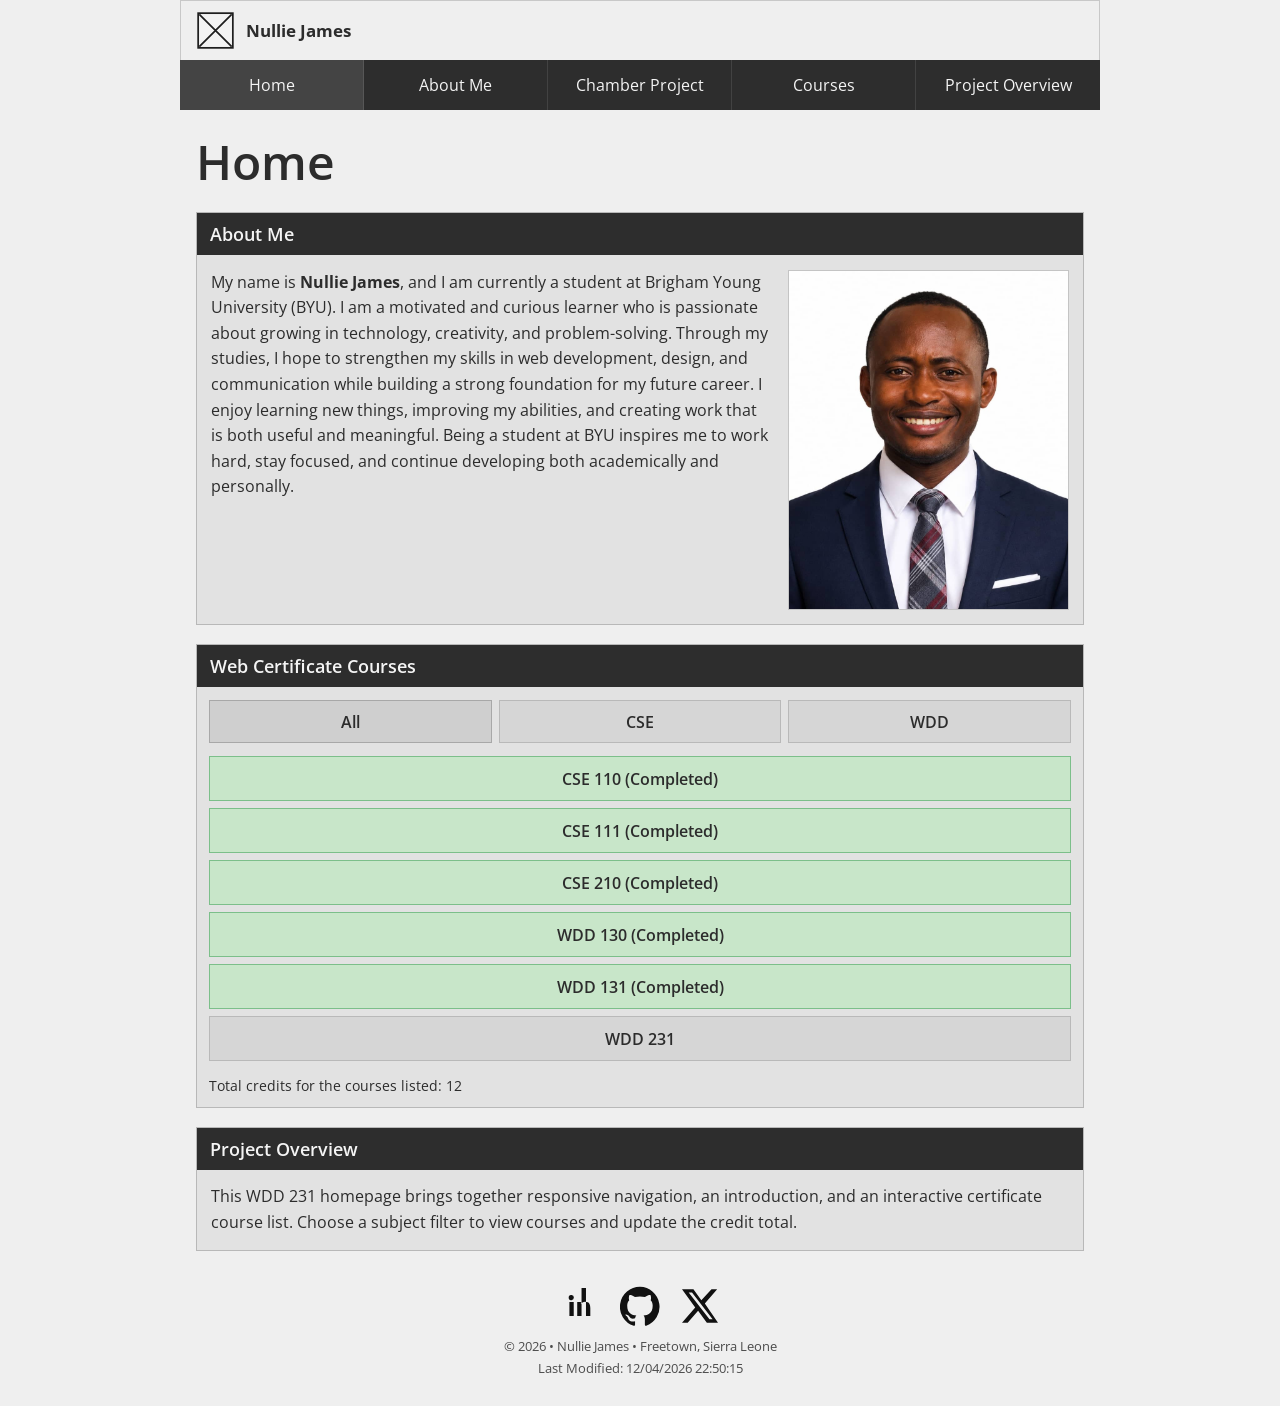
<file: index.html>
<!DOCTYPE html>
<html lang="en">
  <head>
    <meta charset="UTF-8">
    <meta name="viewport" content="width=device-width, initial-scale=1.0">
    <meta name="description" content="Explore Nullie James's WDD 231 coursework, responsive web design, and interactive certificate course list.">
    <meta name="author" content="Nullie James">
    <title>WDD 231 | Home</title>
    <link rel="icon" href="images/logo.svg" type="image/svg+xml">
    <link rel="preconnect" href="https://fonts.googleapis.com">
    <link rel="preconnect" href="https://fonts.gstatic.com" crossorigin>
    <link href="https://fonts.googleapis.com/css2?family=Open+Sans:wght@400;600;700&display=swap" rel="stylesheet">
    <link rel="stylesheet" href="styles/small.css">
    <link rel="stylesheet" href="styles/large.css">
    <script src="scripts/navigation.js" defer></script>
    <script src="scripts/date.js" defer></script>
    <script src="scripts/course.js" defer></script>
  </head>
  <body>
    <div class="page-shell">
      <header class="site-header">
        <div class="brand-wrap">
          <img src="images/logo.svg" alt="" class="site-logo">
          <span class="site-name">Nullie James</span>
        </div>
        <button class="nav-toggle" type="button" aria-label="Toggle navigation" aria-expanded="false" aria-controls="main-nav">
          <span></span>
          <span></span>
          <span></span>
        </button>
      </header>

      <nav class="main-nav" id="main-nav" aria-label="Main navigation">
        <ul>
          <li><a href="#home" class="active" aria-current="page">Home</a></li>
          <li><a href="#about">About Me</a></li>
          <li><a href="https://www.byui.edu/" target="_blank" rel="noreferrer">Chamber Project</a></li>
          <li><a href="#courses">Courses</a></li>
          <li><a href="#project">Project Overview</a></li>
        </ul>
      </nav>

      <main id="home">
        <h1>Home</h1>

        <section class="info-card" id="about">
          <div class="card-header">
            <h2>About Me</h2>
          </div>
          <div class="card-body two-column">
            <p>
              My name is <strong>Nullie James</strong>, and I am currently a student at Brigham Young University (BYU).
              I am a motivated and curious learner who is passionate about growing in technology, creativity, and problem-solving.
              Through my studies, I hope to strengthen my skills in web development, design, and communication while building
              a strong foundation for my future career. I enjoy learning new things, improving my abilities, and creating work
              that is both useful and meaningful. Being a student at BYU inspires me to work hard, stay focused, and continue
              developing both academically and personally.
            </p>
            <div class="photo-frame">
              <img src="images/james.jpg" alt="Nullie James portrait" class="student-photo">
            </div>
          </div>
        </section>

        <section class="info-card" id="courses">
          <div class="card-header">
            <h2>Web Certificate Courses</h2>
          </div>
          <div class="courses-panel">
            <div class="filter-row" role="group" aria-label="Filter courses by subject">
              <button class="filter-btn active" data-filter="all" type="button" aria-pressed="true">All</button>
              <button class="filter-btn" data-filter="cse" type="button" aria-pressed="false">CSE</button>
              <button class="filter-btn" data-filter="wdd" type="button" aria-pressed="false">WDD</button>
            </div>
            <ul id="course-list" class="course-list" aria-live="polite"></ul>
            <p class="credit-summary">Total credits for the courses listed: <span id="credit-total">0</span></p>
          </div>
        </section>

        <section class="info-card" id="project">
          <div class="card-header">
            <h2>Project Overview</h2>
          </div>
          <div class="card-body">
            <p>
              This WDD 231 homepage brings together responsive navigation, an introduction, and an interactive
              certificate course list. Choose a subject filter to view courses and update the credit total.
            </p>
          </div>
        </section>
      </main>

      <footer class="site-footer">
        <nav class="social-links" aria-label="Social media links">
          <a href="https://www.linkedin.com" target="_blank" rel="noreferrer" aria-label="LinkedIn">
            <svg viewBox="0 0 24 24" aria-hidden="true"><path d="M6.94 8.5A1.56 1.56 0 1 1 6.94 5.4a1.56 1.56 0 0 1 0 3.1Zm-1.3 1.15h2.6V18h-2.6V9.65Zm4.44 0h2.49v1.13h.03c.35-.66 1.2-1.35 2.47-1.35 2.64 0 3.12 1.73 3.12 3.98V18h-2.6v-16.8h0v-.03l-.03.03h-2.6v-.03c0 0 0 .03-.03.03v16.8h-2.6V9.65Z"/></svg>
          </a>
          <a href="https://github.com" target="_blank" rel="noreferrer" aria-label="GitHub">
            <svg viewBox="0 0 24 24" aria-hidden="true"><path d="M12 .5a12 12 0 0 0-3.79 23.4c.6.11.82-.26.82-.58v-2.13c-3.34.73-4.04-1.61-4.04-1.61-.55-1.39-1.34-1.76-1.34-1.76-1.09-.75.08-.73.08-.73 1.2.09 1.83 1.23 1.83 1.23 1.07 1.82 2.8 1.3 3.48.99.11-.77.42-1.3.76-1.6-2.66-.3-5.47-1.33-5.47-5.9 0-1.3.46-2.37 1.22-3.2-.12-.3-.53-1.53.12-3.18 0 0 1-.32 3.3 1.22a11.45 11.45 0 0 1 6 0c2.3-1.54 3.3-1.22 3.3-1.22.65 1.65.24 2.88.12 3.18.76.83 1.22 1.9 1.22 3.2 0 4.58-2.82 5.6-5.5 5.9.43.37.81 1.1.81 2.22v3.29c0 .32.22.7.83.58A12 12 0 0 0 12 .5Z"/></svg>
          </a>
          <a href="https://x.com" target="_blank" rel="noreferrer" aria-label="X">
            <svg viewBox="0 0 24 24" aria-hidden="true"><path d="M18.9 2h3.4l-7.4 8.45L22.8 22h-6.7l-5.24-7.14L4.6 22H1.2l7.93-9.07L1.2 2h6.86l4.74 6.61L18.9 2Zm-1.2 18h1.87L7.2 3.9H5.2L17.7 20Z"/></svg>
          </a>
        </nav>

        <div class="footer-meta">
          <p>&copy; <span id="currentyear"></span> • Nullie James • Freetown, Sierra Leone</p>
          <p>Last Modified: <span id="lastModified"></span></p>
        </div>
      </footer>
    </div>
  </body>
</html>
</file>
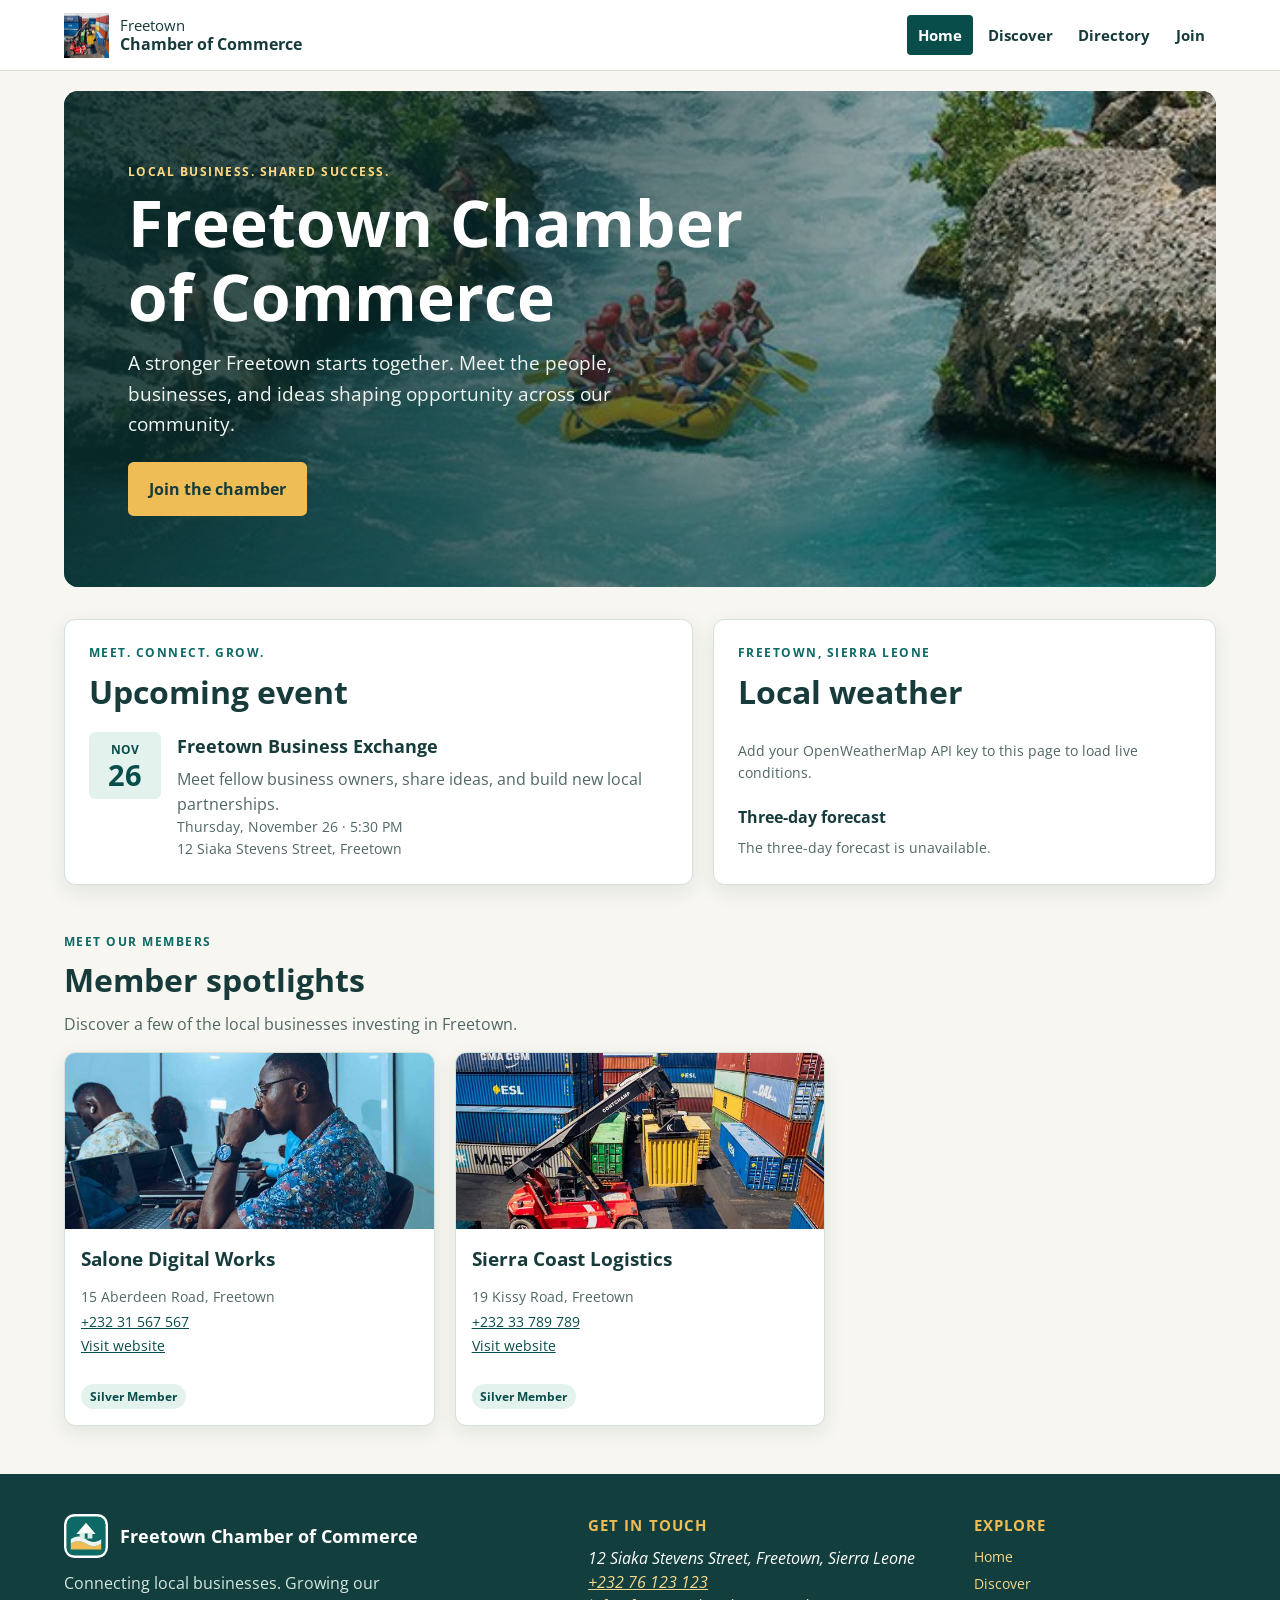
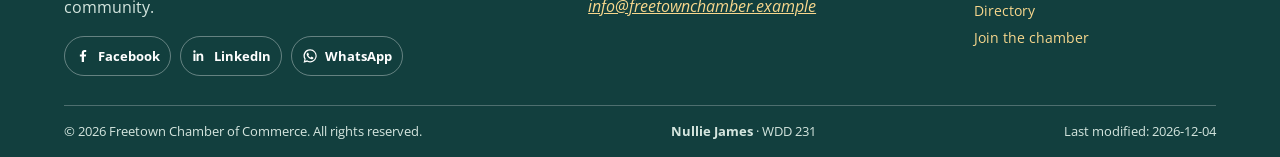
<file: chamber/index.html>
<!DOCTYPE html>
<html lang="en">
  <head>
    <meta charset="UTF-8">
    <meta name="viewport" content="width=device-width, initial-scale=1">
    <meta name="description" content="Discover Freetown Chamber of Commerce events, local business members, and current weather in Freetown, Sierra Leone.">
    <meta name="author" content="Nullie James">
    <meta name="openweathermap-api-key" content="YOUR_OPENWEATHERMAP_API_KEY">
    <meta property="og:title" content="Freetown Chamber of Commerce">
    <meta property="og:description" content="Connecting local businesses and growing the Freetown community.">
    <meta property="og:image" content="https://nulliejames.github.io/wdd231/chamber/images/chamber-social.svg">
    <meta property="og:url" content="https://nulliejames.github.io/wdd231/chamber/index.html">
    <meta property="og:type" content="website">
    <title>Freetown Chamber of Commerce | Home</title>
    <link rel="icon" href="images/favicon.svg" type="image/svg+xml">
    <link rel="preconnect" href="https://fonts.googleapis.com">
    <link rel="preconnect" href="https://fonts.gstatic.com" crossorigin>
    <link href="https://fonts.googleapis.com/css2?family=Open+Sans:wght@400;600;700&display=swap" rel="stylesheet">
    <link rel="stylesheet" href="styles/normalize.css">
    <link rel="stylesheet" href="styles/small.css">
    <link rel="stylesheet" href="styles/home.css">
    <link rel="stylesheet" href="styles/large.css">
    <script src="scripts/home.js" defer></script>
  </head>
  <body>
    <header class="site-header">
      <a class="brand" href="index.html" aria-label="Freetown Chamber of Commerce home">
        <img src="images/sierralogistics-card.jpg" alt="" width="52" height="52">
        <span>Freetown <strong>Chamber of Commerce</strong></span>
      </a>
      <nav class="main-nav" aria-label="Main navigation">
        <a href="index.html" aria-current="page">Home</a>
        <a href="discover.html">Discover</a>
        <a href="directory.html">Directory</a>
        <a href="join.html">Join</a>
      </nav>
    </header>

    <main>
      <section class="home-hero" aria-labelledby="hero-title">
        <img src="images/wera.jpg" alt="Visitors rafting through a stretch of whitewater" width="600" height="400">
        <div class="hero-copy">
          <p class="eyebrow">Local business. Shared success.</p>
          <h1 id="hero-title">Freetown Chamber of Commerce</h1>
          <p>A stronger Freetown starts together. Meet the people, businesses, and ideas shaping opportunity across our community.</p>
          <a class="join-button" href="join.html">Join the chamber</a>
        </div>
      </section>

      <div class="home-highlights">
        <section class="home-panel event-panel" aria-labelledby="events-title">
          <p class="eyebrow">Meet. Connect. Grow.</p>
          <h2 id="events-title">Upcoming event</h2>
          <article class="event-card">
            <time class="event-date" datetime="2026-11-26">
              <span aria-hidden="true">Nov</span>
              <strong aria-hidden="true">26</strong>
              <span class="visually-hidden">Thursday, November 26, 2026</span>
            </time>
            <div>
              <h3>Freetown Business Exchange</h3>
              <p>Meet fellow business owners, share ideas, and build new local partnerships.</p>
              <p class="event-details"><time datetime="2026-11-26T17:30">Thursday, November 26 · 5:30 PM</time><br>12 Siaka Stevens Street, Freetown</p>
            </div>
          </article>
        </section>

        <section class="home-panel weather-panel" aria-labelledby="weather-title">
          <p class="eyebrow">Freetown, Sierra Leone</p>
          <h2 id="weather-title">Local weather</h2>
          <div class="weather-current" id="current-weather" aria-live="polite" aria-busy="true">
            <p class="weather-temperature">--<span>°C</span></p>
            <p class="weather-description">Loading current conditions…</p>
          </div>
          <h3 class="forecast-heading">Three-day forecast</h3>
          <div class="forecast-list" id="weather-forecast" aria-live="polite" aria-busy="true">
            <p class="weather-message">Forecast loading…</p>
          </div>
        </section>
      </div>

      <section class="spotlights-section" aria-labelledby="spotlights-title">
        <div class="section-heading">
          <p class="eyebrow">Meet our members</p>
          <h2 id="spotlights-title">Member spotlights</h2>
          <p>Discover a few of the local businesses investing in Freetown.</p>
        </div>
        <div class="spotlight-grid" id="spotlight-list" aria-live="polite" aria-busy="true">
          <p class="weather-message">Loading member spotlights…</p>
        </div>
      </section>
    </main>

    <footer class="site-footer">
      <div class="footer-main">
        <div class="footer-contact">
          <a class="footer-brand" href="index.html">
            <img src="images/chamber-mark.svg" alt="" width="44" height="44">
            <span>Freetown Chamber of Commerce</span>
          </a>
          <p class="footer-tagline">Connecting local businesses. Growing our community.</p>
          <nav class="social-sharing" aria-label="Share the chamber home page">
            <a href="https://www.facebook.com/sharer/sharer.php?u=https%3A%2F%2Fnulliejames.github.io%2Fwdd231%2Fchamber%2Findex.html"
               target="_blank" rel="noopener noreferrer" aria-label="Share on Facebook">
              <svg viewBox="0 0 24 24" aria-hidden="true"><path d="M13.5 21v-8.2h2.8l.4-3.2h-3.2V7.5c0-.9.3-1.6 1.6-1.6h1.7V3.1c-.3 0-1.3-.1-2.5-.1-2.5 0-4.2 1.5-4.2 4.3v2.3H7.3v3.2h2.8V21h3.4z"/></svg>
              <span>Facebook</span>
            </a>
            <a href="https://www.linkedin.com/sharing/share-offsite/?url=https%3A%2F%2Fnulliejames.github.io%2Fwdd231%2Fchamber%2Findex.html"
               target="_blank" rel="noopener noreferrer" aria-label="Share on LinkedIn">
              <svg viewBox="0 0 24 24" aria-hidden="true"><path d="M5.2 3.5a1.8 1.8 0 1 0 0 3.6 1.8 1.8 0 0 0 0-3.6ZM3.7 8.5h3v11h-3v-11Zm4.9 0h2.9V10h.1c.4-.8 1.4-1.8 3-1.8 3.2 0 3.8 2.1 3.8 4.8v6.5h-3v-5.8c0-1.4 0-3.1-1.9-3.1s-2.2 1.5-2.2 3v5.9h-3v-11Z"/></svg>
              <span>LinkedIn</span>
            </a>
            <a href="https://wa.me/?text=Explore%20the%20Freetown%20Chamber%20of%20Commerce%3A%20https%3A%2F%2Fnulliejames.github.io%2Fwdd231%2Fchamber%2Findex.html"
               target="_blank" rel="noopener noreferrer" aria-label="Share on WhatsApp">
              <svg viewBox="0 0 24 24" aria-hidden="true"><path d="M12 2a9.7 9.7 0 0 0-8.3 14.7L2.4 22l5.5-1.4A9.8 9.8 0 1 0 12 2Zm0 17.8c-1.4 0-2.7-.4-3.8-1.1l-.3-.2-3.2.8.9-3.1-.2-.3A8 8 0 1 1 12 19.8Zm4.4-6c-.2-.1-1.4-.7-1.7-.8-.2-.1-.4-.1-.6.1-.2.2-.6.8-.8 1-.1.2-.3.2-.5.1-.2-.1-1-.4-1.9-1.2-.7-.6-1.2-1.4-1.3-1.6-.1-.2 0-.3.1-.5l.4-.4.3-.4c.1-.2 0-.3 0-.4s-.6-1.5-.8-2c-.2-.5-.4-.4-.6-.4h-.5c-.2 0-.4.1-.7.3-.2.2-.9.9-.9 2.1s.9 2.4 1 2.6c.1.2 1.8 2.8 4.4 3.9.6.3 1.1.4 1.4.5.6.2 1.2.2 1.6.1.5-.1 1.4-.6 1.6-1.1.2-.5.2-1 .1-1.1-.1-.2-.2-.2-.4-.3Z"/></svg>
              <span>WhatsApp</span>
            </a>
          </nav>
        </div>
        <div class="footer-details">
          <h2>Get in touch</h2>
          <address>
            12 Siaka Stevens Street, Freetown, Sierra Leone<br>
            <a href="tel:+23276123123">+232 76 123 123</a>
            <a href="mailto:info@freetownchamber.example">info@freetownchamber.example</a>
          </address>
        </div>
        <div class="footer-details">
          <h2>Explore</h2>
          <nav class="footer-nav" aria-label="Footer navigation">
            <a href="index.html">Home</a>
            <a href="discover.html">Discover</a>
            <a href="directory.html">Directory</a>
            <a href="join.html">Join the chamber</a>
          </nav>
        </div>
      </div>
      <div class="footer-bottom">
        <p>&copy; <span id="current-year"></span> Freetown Chamber of Commerce. All rights reserved.</p>
        <p><strong>Nullie James</strong> <span aria-hidden="true">·</span> WDD 231</p>
        <p>Last modified: <time id="last-modified" datetime="2026-11-19">2026-11-19</time></p>
      </div>
    </footer>
  </body>
</html>
</file>
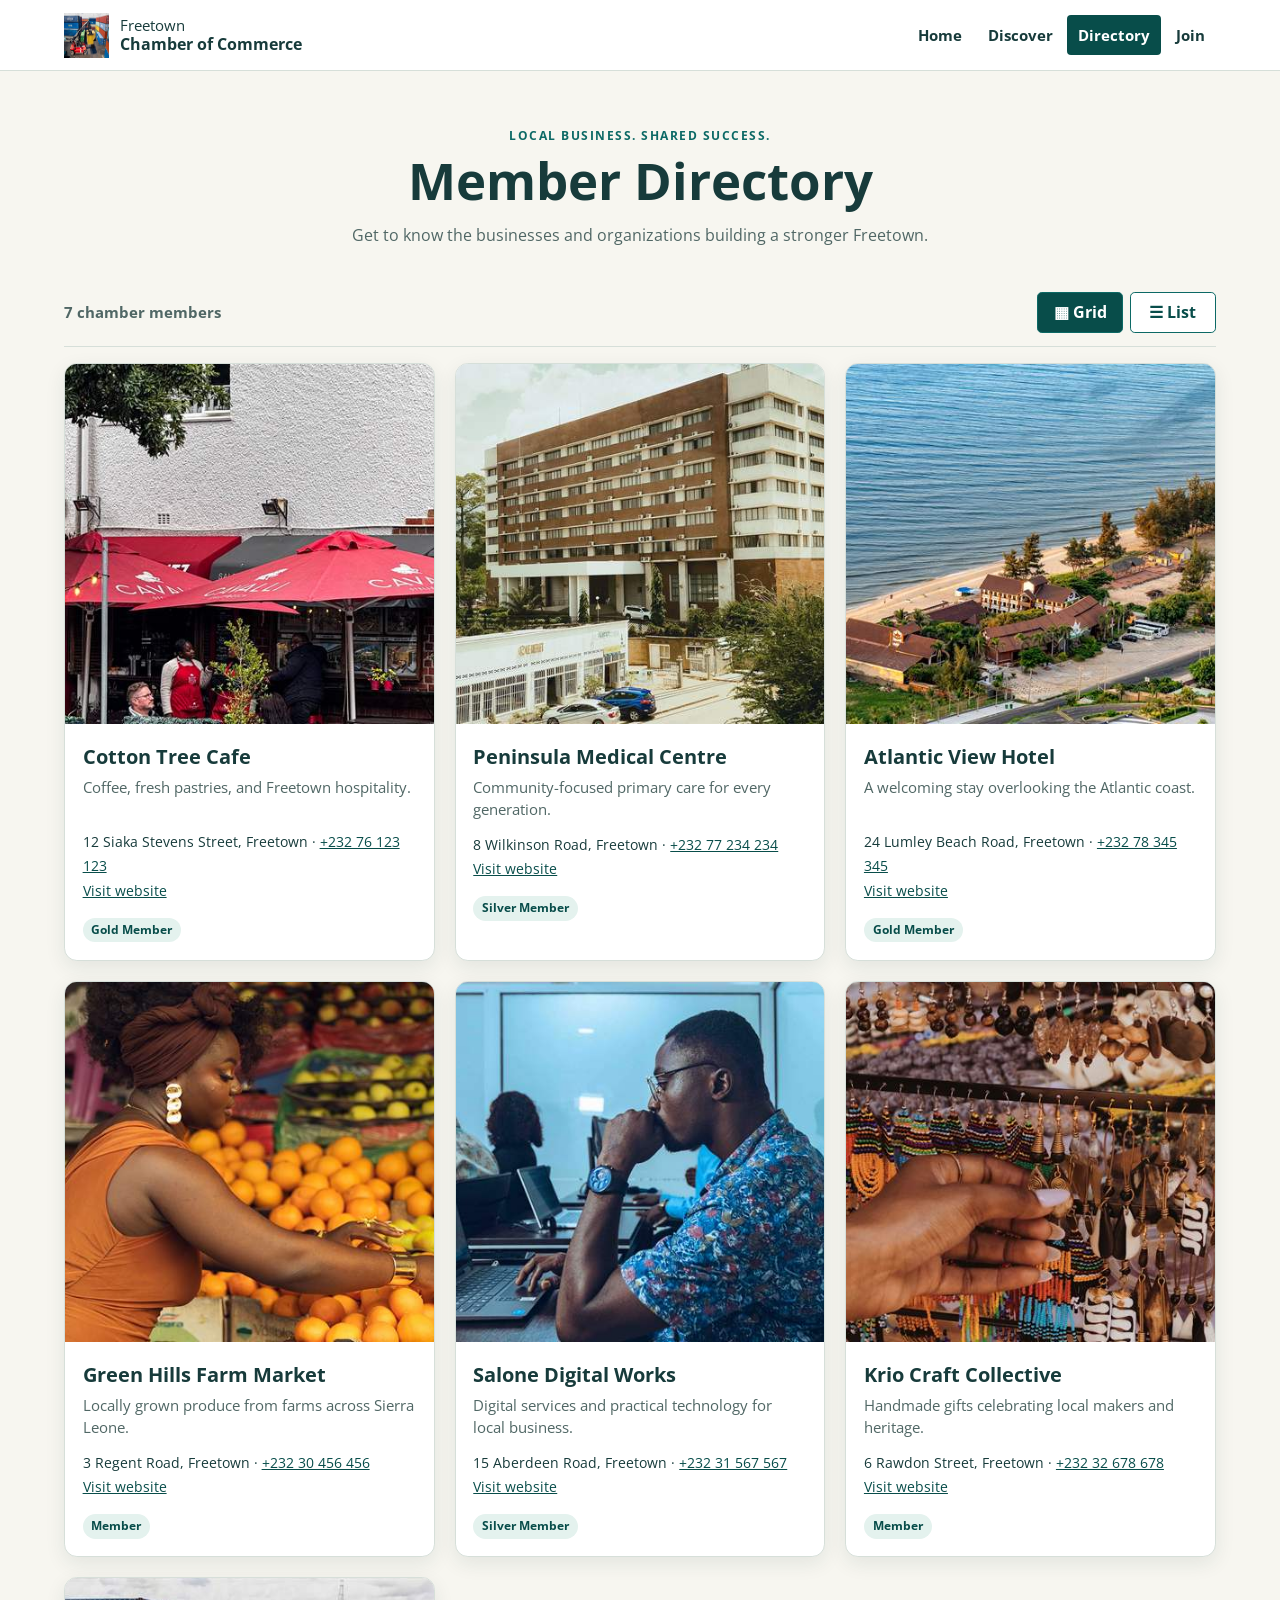
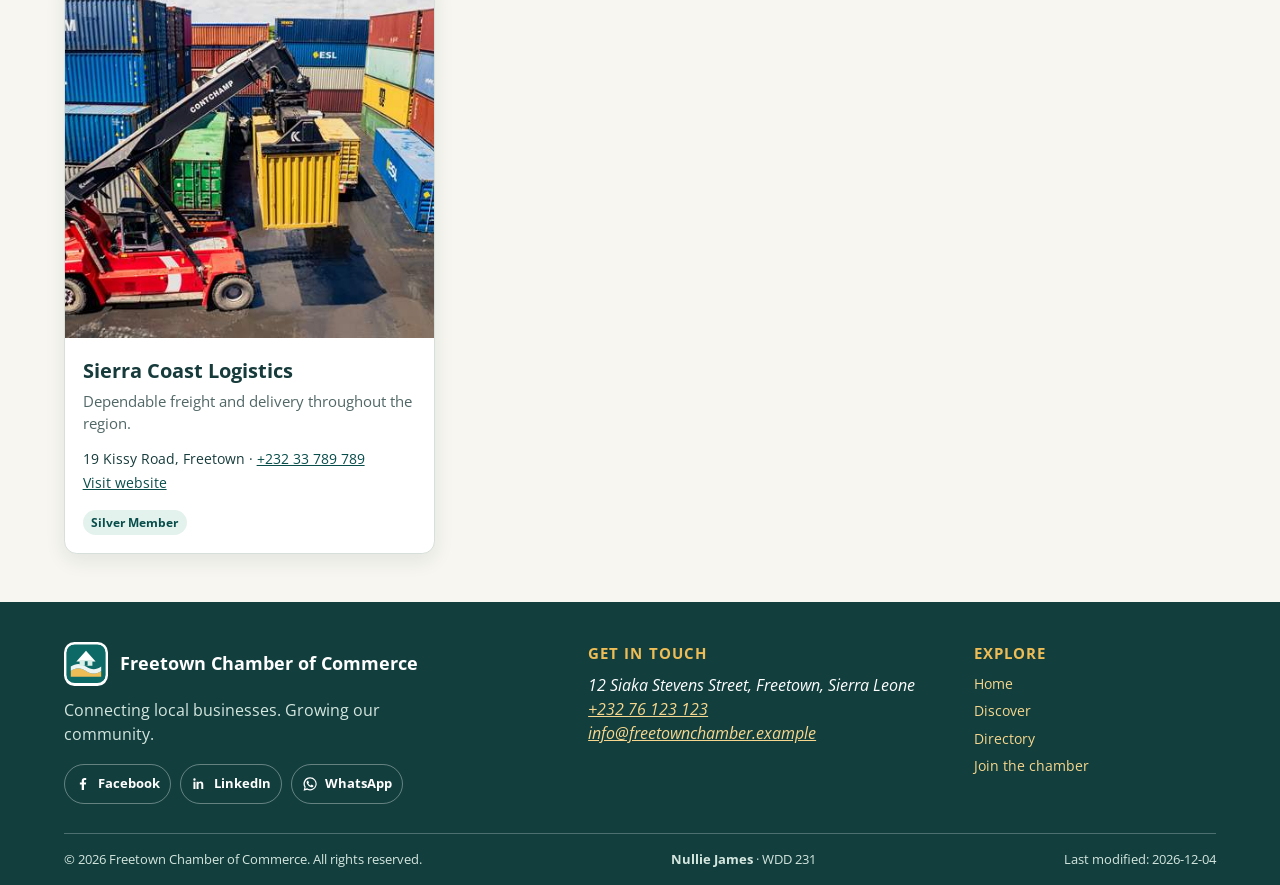
<file: directory.html>
<!DOCTYPE html>
<html lang="en">
  <head>
    <meta charset="UTF-8">
    <meta name="viewport" content="width=device-width, initial-scale=1">
    <meta http-equiv="refresh" content="0; url=chamber/directory.html">
    <link rel="canonical" href="chamber/directory.html">
    <title>Member Directory | Freetown Chamber of Commerce</title>
    <script>
      window.location.replace('chamber/directory.html');
    </script>
  </head>
  <body>
    <p>Redirecting to the <a href="chamber/directory.html">Freetown Chamber of Commerce Member Directory</a>...</p>
  </body>
</html>
</file>
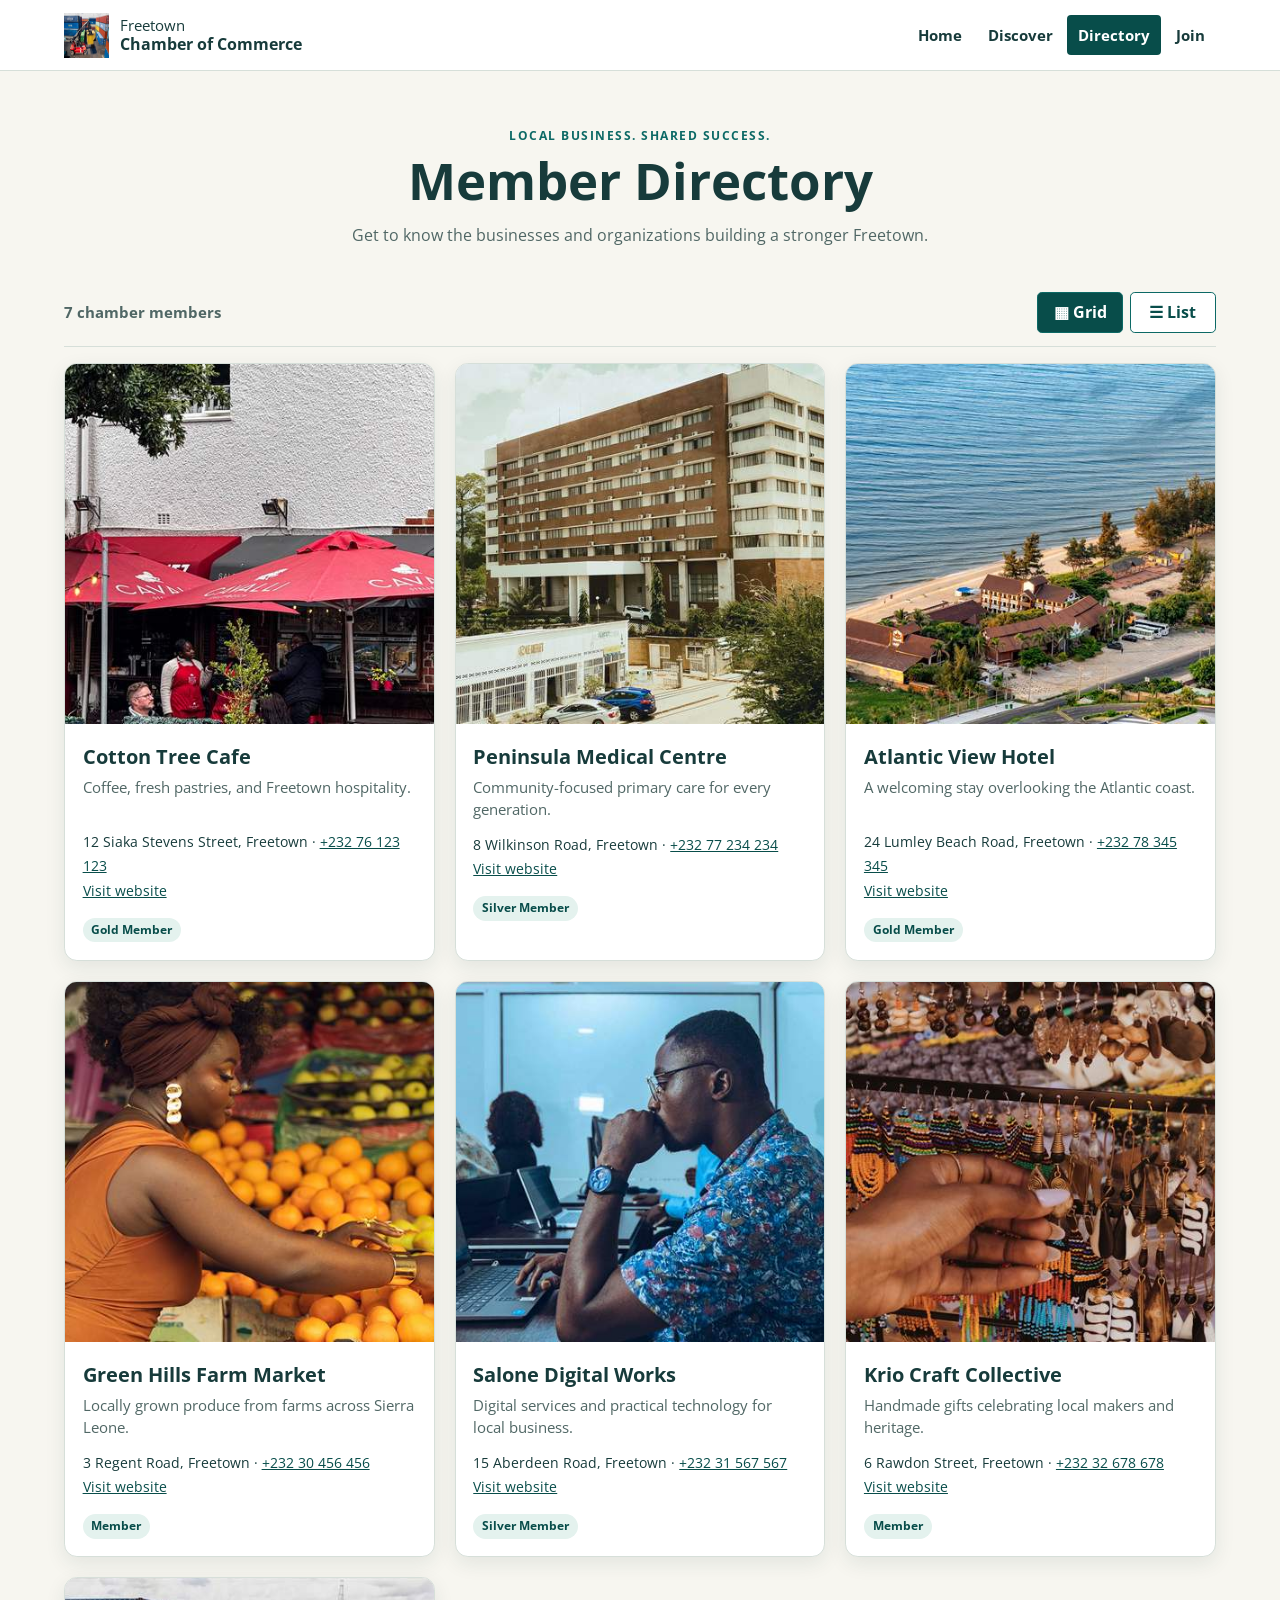
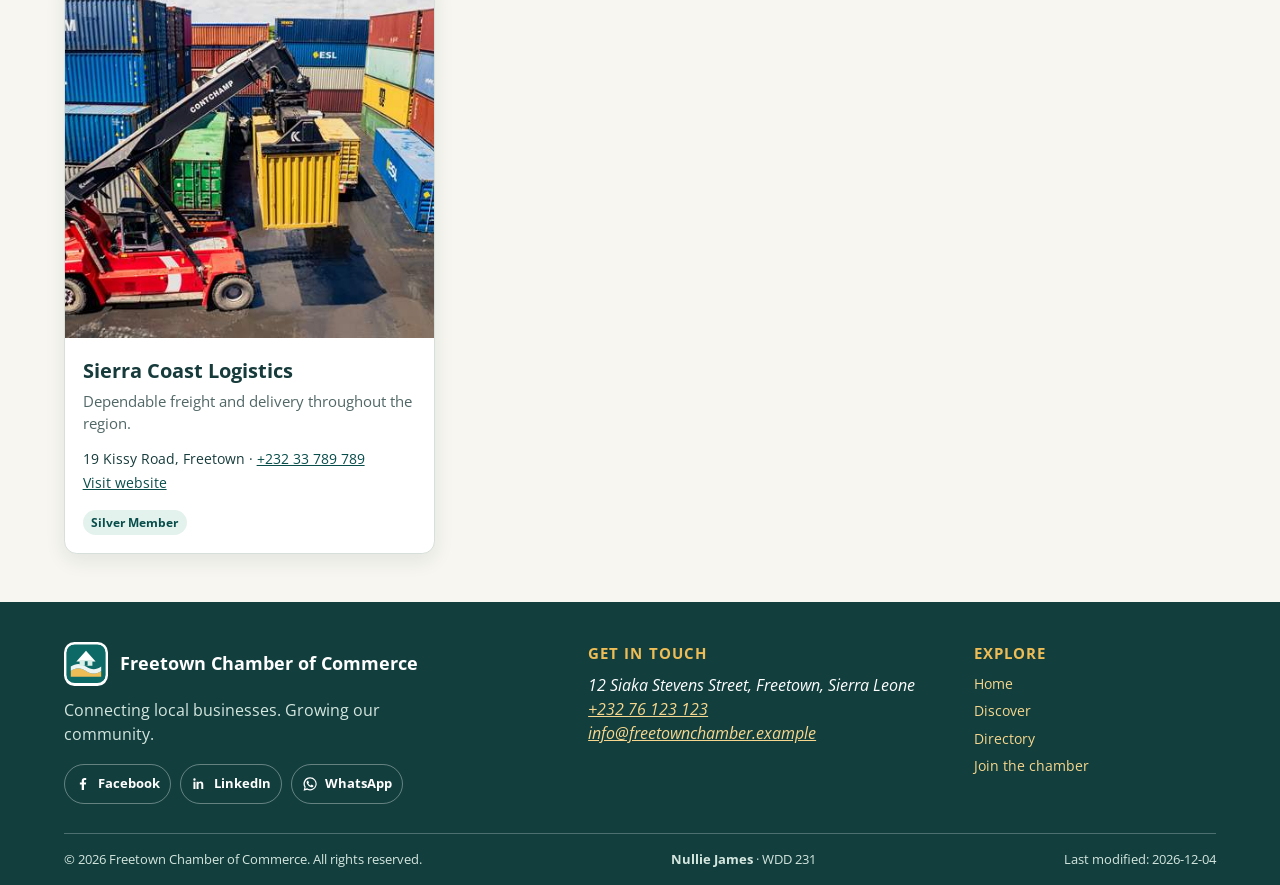
<file: chamber/directory.html>
<!DOCTYPE html>
<html lang="en">
  <head>
    <meta charset="UTF-8">
    <meta name="viewport" content="width=device-width, initial-scale=1">
    <meta name="description" content="Discover local businesses and organizations serving Freetown, Sierra Leone, through the Freetown Chamber of Commerce directory.">
    <meta name="author" content="Nullie James">
    <meta property="og:title" content="Member Directory | Freetown Chamber of Commerce">
    <meta property="og:description" content="Meet the local businesses and organizations that make Freetown, Sierra Leone, a vibrant place to live and work.">
    <meta property="og:image" content="https://nulliejames.github.io/wdd231/chamber/images/chamber-social.svg">
    <meta property="og:url" content="https://nulliejames.github.io/wdd231/chamber/directory.html">
    <meta property="og:type" content="website">
    <title>Member Directory | Freetown Chamber of Commerce</title>
    <link rel="icon" href="images/favicon.svg" type="image/svg+xml">
    <link rel="preconnect" href="https://fonts.googleapis.com">
    <link rel="preconnect" href="https://fonts.gstatic.com" crossorigin>
    <link href="https://fonts.googleapis.com/css2?family=Open+Sans:wght@400;600;700&display=swap" rel="stylesheet">
    <link rel="stylesheet" href="styles/normalize.css">
    <link rel="stylesheet" href="styles/small.css">
    <link rel="stylesheet" href="styles/directory.css">
    <link rel="stylesheet" href="styles/large.css">
    <script src="scripts/directory.js" defer></script>
  </head>
  <body>
    <header class="site-header">
      <a class="brand" href="index.html" aria-label="Freetown Chamber of Commerce home">
        <img src="images/sierralogistics-card.jpg" alt="" width="52" height="52">
        <span>Freetown <strong>Chamber of Commerce</strong></span>
      </a>
      <nav class="main-nav" aria-label="Main navigation">
        <a href="index.html">Home</a>
        <a href="discover.html">Discover</a>
        <a href="directory.html" aria-current="page">Directory</a>
        <a href="join.html">Join</a>
      </nav>
    </header>

    <main>
      <section class="page-intro" aria-labelledby="page-title">
        <p class="eyebrow">Local business. Shared success.</p>
        <h1 id="page-title">Member Directory</h1>
        <p>Get to know the businesses and organizations building a stronger Freetown.</p>
      </section>

      <section class="directory" aria-label="Chamber member directory">
        <div class="directory-toolbar">
          <p class="directory-count" id="directory-count" aria-live="polite">Loading chamber members...</p>
          <div class="view-controls" role="group" aria-label="Choose directory layout">
            <button class="view-button is-active" id="grid-view" type="button" aria-pressed="true">
              <span aria-hidden="true">▦</span> Grid
            </button>
            <button class="view-button" id="list-view" type="button" aria-pressed="false">
              <span aria-hidden="true">☰</span> List
            </button>
          </div>
        </div>
        <div class="member-grid" id="member-list" aria-live="polite" aria-busy="true"></div>
      </section>
    </main>

    <footer class="site-footer">
      <div class="footer-main">
        <div class="footer-contact">
          <a class="footer-brand" href="index.html">
            <img src="images/chamber-mark.svg" alt="" width="44" height="44">
            <span>Freetown Chamber of Commerce</span>
          </a>
          <p class="footer-tagline">Connecting local businesses. Growing our community.</p>
          <nav class="social-sharing" aria-label="Share the chamber directory">
            <a href="https://www.facebook.com/sharer/sharer.php?u=https%3A%2F%2Fnulliejames.github.io%2Fwdd231%2Fchamber%2Fdirectory.html"
               target="_blank" rel="noopener noreferrer" aria-label="Share on Facebook">
              <svg viewBox="0 0 24 24" aria-hidden="true"><path d="M13.5 21v-8.2h2.8l.4-3.2h-3.2V7.5c0-.9.3-1.6 1.6-1.6h1.7V3.1c-.3 0-1.3-.1-2.5-.1-2.5 0-4.2 1.5-4.2 4.3v2.3H7.3v3.2h2.8V21h3.4z"/></svg>
              <span>Facebook</span>
            </a>
            <a href="https://www.linkedin.com/sharing/share-offsite/?url=https%3A%2F%2Fnulliejames.github.io%2Fwdd231%2Fchamber%2Fdirectory.html"
               target="_blank" rel="noopener noreferrer" aria-label="Share on LinkedIn">
              <svg viewBox="0 0 24 24" aria-hidden="true"><path d="M5.2 3.5a1.8 1.8 0 1 0 0 3.6 1.8 1.8 0 0 0 0-3.6ZM3.7 8.5h3v11h-3v-11Zm4.9 0h2.9V10h.1c.4-.8 1.4-1.8 3-1.8 3.2 0 3.8 2.1 3.8 4.8v6.5h-3v-5.8c0-1.4 0-3.1-1.9-3.1s-2.2 1.5-2.2 3v5.9h-3v-11Z"/></svg>
              <span>LinkedIn</span>
            </a>
            <a href="https://wa.me/?text=Explore%20the%20Freetown%20Chamber%20of%20Commerce%20directory%3A%20https%3A%2F%2Fnulliejames.github.io%2Fwdd231%2Fchamber%2Fdirectory.html"
               target="_blank" rel="noopener noreferrer" aria-label="Share on WhatsApp">
              <svg viewBox="0 0 24 24" aria-hidden="true"><path d="M12 2a9.7 9.7 0 0 0-8.3 14.7L2.4 22l5.5-1.4A9.8 9.8 0 1 0 12 2Zm0 17.8c-1.4 0-2.7-.4-3.8-1.1l-.3-.2-3.2.8.9-3.1-.2-.3A8 8 0 1 1 12 19.8Zm4.4-6c-.2-.1-1.4-.7-1.7-.8-.2-.1-.4-.1-.6.1-.2.2-.6.8-.8 1-.1.2-.3.2-.5.1-.2-.1-1-.4-1.9-1.2-.7-.6-1.2-1.4-1.3-1.6-.1-.2 0-.3.1-.5l.4-.4.3-.4c.1-.2 0-.3 0-.4s-.6-1.5-.8-2c-.2-.5-.4-.4-.6-.4h-.5c-.2 0-.4.1-.7.3-.2.2-.9.9-.9 2.1s.9 2.4 1 2.6c.1.2 1.8 2.8 4.4 3.9.6.3 1.1.4 1.4.5.6.2 1.2.2 1.6.1.5-.1 1.4-.6 1.6-1.1.2-.5.2-1 .1-1.1-.1-.2-.2-.2-.4-.3Z"/></svg>
              <span>WhatsApp</span>
            </a>
          </nav>
        </div>
        <div class="footer-details">
          <h2>Get in touch</h2>
          <address>
            12 Siaka Stevens Street, Freetown, Sierra Leone<br>
            <a href="tel:+23276123123">+232 76 123 123</a>
            <a href="mailto:info@freetownchamber.example">info@freetownchamber.example</a>
          </address>
        </div>
        <div class="footer-details">
          <h2>Explore</h2>
          <nav class="footer-nav" aria-label="Footer navigation">
            <a href="index.html">Home</a>
            <a href="discover.html">Discover</a>
            <a href="directory.html">Directory</a>
            <a href="join.html">Join the chamber</a>
          </nav>
        </div>
      </div>
      <div class="footer-bottom">
        <p>&copy; <span id="current-year"></span> Freetown Chamber of Commerce. All rights reserved.</p>
        <p><strong>Nullie James</strong> <span aria-hidden="true">·</span> WDD 231</p>
        <p>Last modified: <time id="last-modified" datetime="2026-11-19">2026-11-19</time></p>
      </div>
    </footer>
  </body>
</html>
</file>
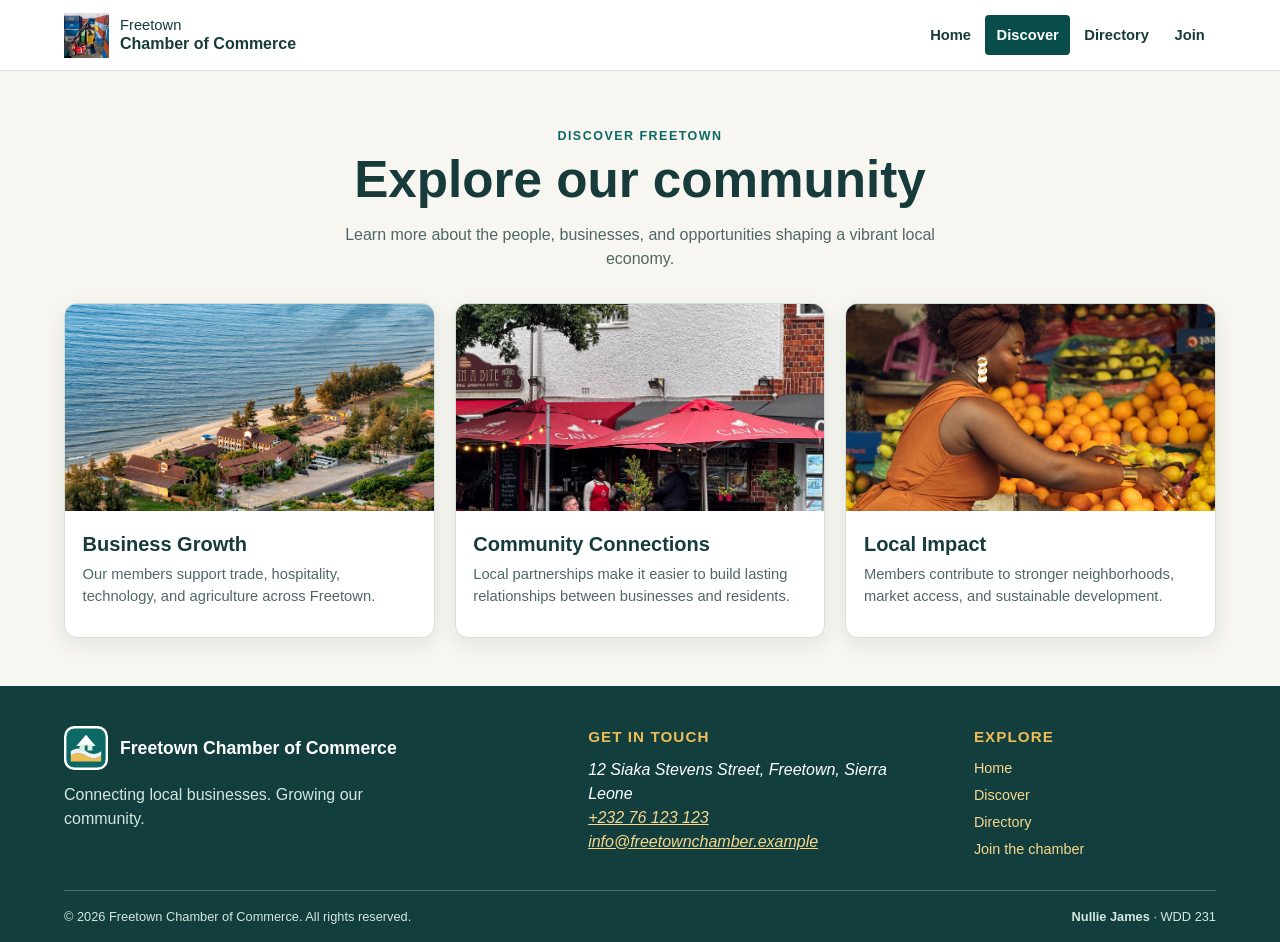
<file: chamber/discover.html>
<!DOCTYPE html>
<html lang="en">
  <head>
    <meta charset="UTF-8">
    <meta name="viewport" content="width=device-width, initial-scale=1">
    <meta name="description" content="Explore Freetown Chamber of Commerce highlights, community opportunities, and member destination information.">
    <title>Discover | Freetown Chamber of Commerce</title>
    <link rel="stylesheet" href="styles/normalize.css">
    <link rel="stylesheet" href="styles/small.css">
    <link rel="stylesheet" href="styles/directory.css">
    <link rel="stylesheet" href="styles/large.css">
  </head>
  <body>
    <header class="site-header">
      <a class="brand" href="directory.html" aria-label="Freetown Chamber of Commerce home">
        <img src="images/sierralogistics.jpg" alt="Freetown Chamber of Commerce logo" width="52" height="52">
        <span>Freetown <strong>Chamber of Commerce</strong></span>
      </a>
      <nav class="main-nav" aria-label="Main navigation">
        <a href="../index.html">Home</a>
        <a href="discover.html" aria-current="page">Discover</a>
        <a href="directory.html">Directory</a>
        <a href="join.html">Join</a>
      </nav>
    </header>

    <main>
      <section class="page-intro" aria-labelledby="page-title">
        <p class="eyebrow">Discover Freetown</p>
        <h1 id="page-title">Explore our community</h1>
        <p>Learn more about the people, businesses, and opportunities shaping a vibrant local economy.</p>
      </section>

      <section class="directory" aria-label="Community highlights">
        <div class="member-grid">
          <article class="member-card">
            <img src="images/atlanticviewhotel.jpg" alt="Atlantic View Hotel waterfront view" loading="lazy">
            <div class="member-details">
              <h2>Business Growth</h2>
              <p class="member-tagline">Our members support trade, hospitality, technology, and agriculture across Freetown.</p>
            </div>
          </article>
          <article class="member-card">
            <img src="images/cottontreecafe.jpg" alt="Cotton Tree Cafe storefront" loading="lazy">
            <div class="member-details">
              <h2>Community Connections</h2>
              <p class="member-tagline">Local partnerships make it easier to build lasting relationships between businesses and residents.</p>
            </div>
          </article>
          <article class="member-card">
            <img src="images/greenhillfarm.jpg" alt="Green Hill Farm produce fields" loading="lazy">
            <div class="member-details">
              <h2>Local Impact</h2>
              <p class="member-tagline">Members contribute to stronger neighborhoods, market access, and sustainable development.</p>
            </div>
          </article>
        </div>
      </section>
    </main>

    <footer class="site-footer">
      <div class="footer-main">
        <div class="footer-contact">
          <a class="footer-brand" href="directory.html">
            <img src="images/chamber-mark.svg" alt="Freetown Chamber of Commerce mark" width="44" height="44">
            <span>Freetown Chamber of Commerce</span>
          </a>
          <p class="footer-tagline">Connecting local businesses. Growing our community.</p>
        </div>
        <div class="footer-details">
          <h2>Get in touch</h2>
          <address>
            12 Siaka Stevens Street, Freetown, Sierra Leone<br>
            <a href="tel:+23276123123">+232 76 123 123</a>
            <a href="mailto:info@freetownchamber.example">info@freetownchamber.example</a>
          </address>
        </div>
        <div class="footer-details">
          <h2>Explore</h2>
          <nav class="footer-nav" aria-label="Footer navigation">
            <a href="../index.html">Home</a>
            <a href="discover.html">Discover</a>
            <a href="directory.html">Directory</a>
            <a href="join.html">Join the chamber</a>
          </nav>
        </div>
      </div>
      <div class="footer-bottom">
        <p>&copy; <span id="current-year">2026</span> Freetown Chamber of Commerce. All rights reserved.</p>
        <p><strong>Nullie James</strong> <span aria-hidden="true">·</span> WDD 231</p>
      </div>
    </footer>
  </body>
</html>
</file>
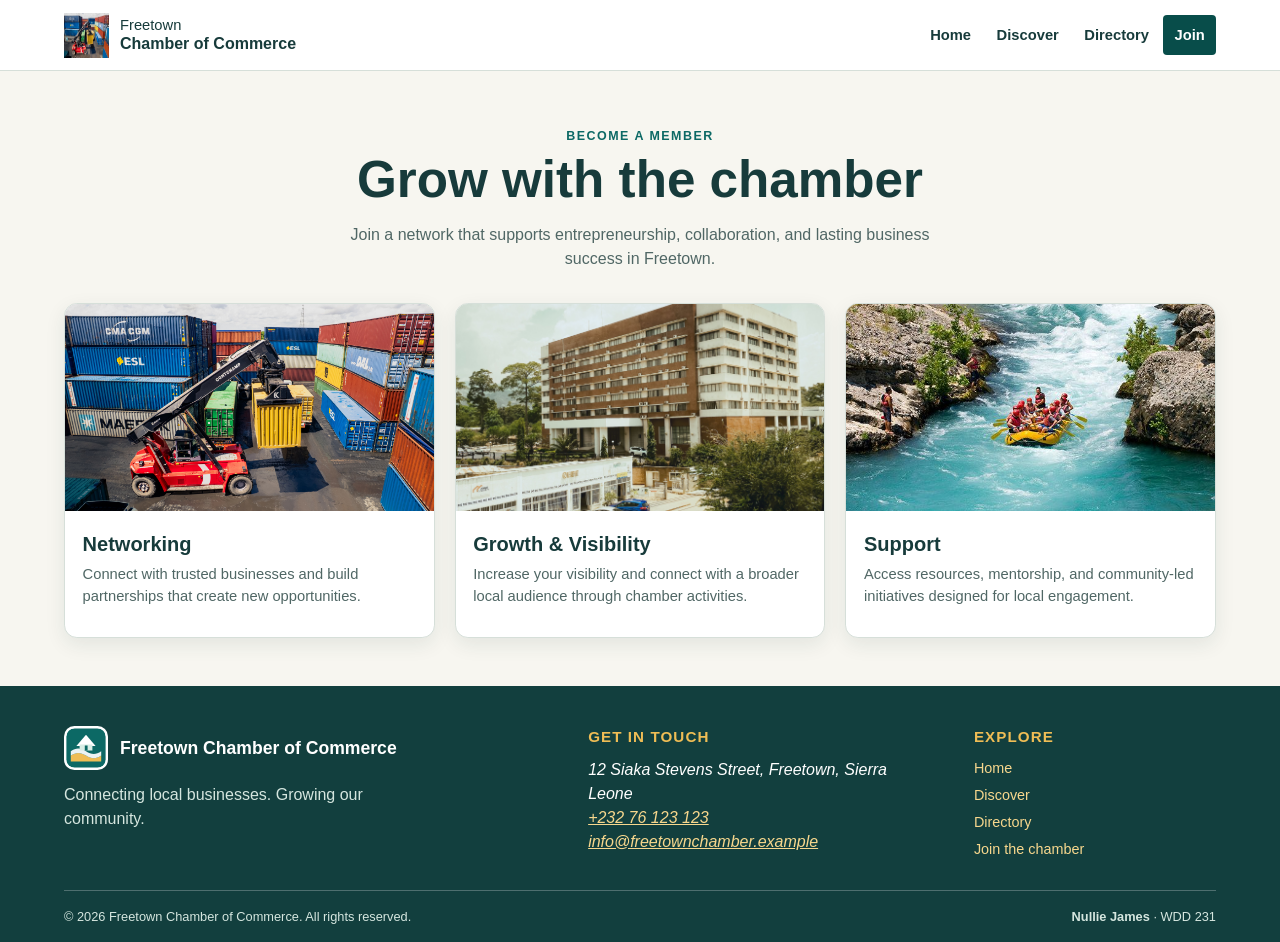
<file: chamber/join.html>
<!DOCTYPE html>
<html lang="en">
  <head>
    <meta charset="UTF-8">
    <meta name="viewport" content="width=device-width, initial-scale=1">
    <meta name="description" content="Join the Freetown Chamber of Commerce and become part of a growing network of local businesses.">
    <title>Join | Freetown Chamber of Commerce</title>
    <link rel="stylesheet" href="styles/normalize.css">
    <link rel="stylesheet" href="styles/small.css">
    <link rel="stylesheet" href="styles/directory.css">
    <link rel="stylesheet" href="styles/large.css">
  </head>
  <body>
    <header class="site-header">
      <a class="brand" href="directory.html" aria-label="Freetown Chamber of Commerce home">
        <img src="images/sierralogistics.jpg" alt="Freetown Chamber of Commerce logo" width="52" height="52">
        <span>Freetown <strong>Chamber of Commerce</strong></span>
      </a>
      <nav class="main-nav" aria-label="Main navigation">
        <a href="../index.html">Home</a>
        <a href="discover.html">Discover</a>
        <a href="directory.html">Directory</a>
        <a href="join.html" aria-current="page">Join</a>
      </nav>
    </header>

    <main>
      <section class="page-intro" aria-labelledby="page-title">
        <p class="eyebrow">Become a member</p>
        <h1 id="page-title">Grow with the chamber</h1>
        <p>Join a network that supports entrepreneurship, collaboration, and lasting business success in Freetown.</p>
      </section>

      <section class="directory" aria-label="Membership benefits">
        <div class="member-grid">
          <article class="member-card">
            <img src="images/sierralogistics.jpg" alt="Sierra Logistics warehouse" loading="lazy">
            <div class="member-details">
              <h2>Networking</h2>
              <p class="member-tagline">Connect with trusted businesses and build partnerships that create new opportunities.</p>
            </div>
          </article>
          <article class="member-card">
            <img src="images/peninsularmedicalcenter.jpg" alt="Peninsula Medical Center entrance" loading="lazy">
            <div class="member-details">
              <h2>Growth & Visibility</h2>
              <p class="member-tagline">Increase your visibility and connect with a broader local audience through chamber activities.</p>
            </div>
          </article>
          <article class="member-card">
            <img src="images/wera.jpg" alt="WERA entrepreneurship initiative" loading="lazy">
            <div class="member-details">
              <h2>Support</h2>
              <p class="member-tagline">Access resources, mentorship, and community-led initiatives designed for local engagement.</p>
            </div>
          </article>
        </div>
      </section>
    </main>

    <footer class="site-footer">
      <div class="footer-main">
        <div class="footer-contact">
          <a class="footer-brand" href="directory.html">
            <img src="images/chamber-mark.svg" alt="Freetown Chamber of Commerce mark" width="44" height="44">
            <span>Freetown Chamber of Commerce</span>
          </a>
          <p class="footer-tagline">Connecting local businesses. Growing our community.</p>
        </div>
        <div class="footer-details">
          <h2>Get in touch</h2>
          <address>
            12 Siaka Stevens Street, Freetown, Sierra Leone<br>
            <a href="tel:+23276123123">+232 76 123 123</a>
            <a href="mailto:info@freetownchamber.example">info@freetownchamber.example</a>
          </address>
        </div>
        <div class="footer-details">
          <h2>Explore</h2>
          <nav class="footer-nav" aria-label="Footer navigation">
            <a href="../index.html">Home</a>
            <a href="discover.html">Discover</a>
            <a href="directory.html">Directory</a>
            <a href="join.html">Join the chamber</a>
          </nav>
        </div>
      </div>
      <div class="footer-bottom">
        <p>&copy; <span id="current-year">2026</span> Freetown Chamber of Commerce. All rights reserved.</p>
        <p><strong>Nullie James</strong> <span aria-hidden="true">·</span> WDD 231</p>
      </div>
    </footer>
  </body>
</html>
</file>
<file: styles/small.css>
:root {
  --bg: #efefef;
  --panel: #e2e2e2;
  --panel-strong: #d5d5d5;
  --text: #2c2c2c;
  --muted: #4c4c4c;
  --nav-bg: #2d2d2d;
  --nav-text: #f4f4f4;
  --nav-border: #1c1c1c;
  --button-bg: #d6d6d6;
  --button-border: #b9b9b9;
  --accent: #1e1e1e;
  --card-border: #b8b8b8;
  --completed: #c8e6c9;
  --completed-border: #7cbf8a;
  --shadow: rgba(0, 0, 0, 0.12);
}

* {
  box-sizing: border-box;
}

html {
  background: var(--bg);
}

body {
  margin: 0;
  font-family: "Open Sans", Arial, sans-serif;
  background: var(--bg);
  color: var(--text);
  line-height: 1.5;
}

img {
  max-width: 100%;
  display: block;
}

a {
  color: inherit;
  text-decoration: none;
}

button {
  font: inherit;
}

.page-shell {
  max-width: 740px;
  margin: 0 auto;
  background: var(--bg);
  min-height: 100vh;
}

.site-header {
  display: flex;
  align-items: center;
  justify-content: space-between;
  background: #efefef;
  border: 1px solid #c8c8c8;
  border-bottom: 0;
  padding: 0.55rem 0.9rem;
}

.brand-wrap {
  display: flex;
  align-items: center;
  gap: 0.75rem;
}

.site-logo {
  width: 2.3rem;
  height: 2.3rem;
}

.site-name {
  font-size: 1.05rem;
  font-weight: 700;
  color: var(--text);
}

.nav-toggle {
  appearance: none;
  border: 1px solid var(--accent);
  background: transparent;
  width: 2.5rem;
  height: 2.5rem;
  display: flex;
  flex-direction: column;
  justify-content: center;
  align-items: center;
  gap: 0.22rem;
  cursor: pointer;
  transition: transform 0.2s ease;
}

.nav-toggle:focus-visible,
.filter-btn:focus-visible,
.main-nav a:focus-visible {
  outline: 3px solid #005fcc;
  outline-offset: 2px;
}

.nav-toggle span {
  width: 1.1rem;
  height: 2px;
  background: var(--accent);
  display: block;
  border-radius: 1px;
}

.main-nav {
  background: var(--nav-bg);
  border-top: 1px solid rgba(255,255,255,0.2);
}

.main-nav ul {
  list-style: none;
  padding: 0;
  margin: 0;
  display: flex;
  flex-direction: column;
}

.main-nav a {
  display: block;
  padding: 0.8rem 1rem;
  color: var(--nav-text);
  border-bottom: 1px solid rgba(255,255,255,0.1);
  transition: background-color 0.2s ease, color 0.2s ease;
}

.main-nav a.active,
.main-nav a:hover,
.main-nav a:focus-visible {
  background: #444;
}

main {
  padding: 0.8rem 0.9rem 0;
}

h1 {
  font-size: clamp(2rem, 4vw, 3rem);
  margin: 0 0 0.9rem;
  font-weight: 600;
}

.info-card {
  margin-bottom: 1.2rem;
  border: 1px solid var(--card-border);
  background: var(--panel);
}

.card-header {
  background: var(--nav-bg);
  padding: 0.45rem 0.8rem;
}

.card-header h2 {
  font-size: 1.15rem;
  margin: 0;
  color: var(--nav-text);
  font-weight: 600;
}

.card-body {
  padding: 0.9rem 0.85rem;
}

.two-column {
  display: flex;
  flex-direction: column;
  gap: 1rem;
}

.card-body p {
  margin: 0;
  font-size: 1rem;
  line-height: 1.6;
}

.photo-frame {
  background: #d3d3d3;
  width: 100%;
  max-width: 360px;
  height: 300px;
  border: 1px solid #c4c4c4;
  overflow: hidden;
  margin: 0 auto;
}

.student-photo {
  display: block;
  width: 100%;
  height: 100%;
  object-fit: cover;
  object-position: center;
}

.courses-panel {
  background: var(--panel);
  padding: 0.8rem 0.75rem 0.6rem;
}

.filter-row {
  display: grid;
  grid-template-columns: repeat(3, minmax(0, 1fr));
  gap: 0.45rem;
  margin-bottom: 0.8rem;
}

.filter-btn {
  background: var(--button-bg);
  border: 1px solid var(--button-border);
  color: var(--text);
  padding: 0.55rem 0.5rem;
  cursor: pointer;
  font-weight: 600;
  transition: background 0.2s ease;
}

.filter-btn.active {
  background: #cfcfcf;
  border-color: #a8a8a8;
}

.filter-btn:focus-visible {
  outline-offset: 1px;
}

.course-list {
  display: grid;
  gap: 0.45rem;
  list-style: none;
  margin: 0;
  padding: 0;
}

.course-item {
  display: flex;
  align-items: center;
  justify-content: center;
  min-height: 2.8rem;
  padding: 0.5rem 0.7rem;
  border: 1px solid var(--button-border);
  background: var(--button-bg);
  font-weight: 600;
  text-align: center;
}

.course-item.completed {
  background: var(--completed);
  border-color: var(--completed-border);
}

.course-item .course-label {
  display: inline-block;
  width: 100%;
}

.course-status {
  font-size: 0.8rem;
  font-weight: 400;
}

.course-empty {
  margin: 0;
  padding: 0.5rem;
  text-align: center;
}

.credit-summary {
  margin: 0.9rem 0 0;
  font-size: 0.9rem;
  text-align: left;
}

.site-footer {
  background: var(--bg);
  padding: 0.9rem 0.9rem 1.5rem;
  text-align: center;
}

.social-links {
  display: flex;
  justify-content: center;
  align-items: center;
  gap: 1.25rem;
  margin-bottom: 0.7rem;
}

.social-links a {
  width: 2.5rem;
  height: 2.5rem;
  display: inline-flex;
  align-items: center;
  justify-content: center;
  color: #111;
}

.social-links svg {
  width: 2.5rem;
  height: 2.5rem;
  fill: currentColor;
}

.footer-meta {
  font-size: 0.8rem;
  color: var(--muted);
}

.footer-meta p {
  margin: 0.2rem 0;
}

.hidden {
  display: none;
}

@media (max-width: 699px) {
  .main-nav {
    display: none;
  }

  .main-nav.open {
    display: block;
  }
}
</file>
<file: styles/large.css>
@media (min-width: 700px) {
  .page-shell {
    max-width: 920px;
    min-height: 100vh;
  }

  .site-header {
    padding: 0.7rem 1rem;
  }

  .nav-toggle {
    display: none;
  }

  .main-nav {
    display: block;
    border-top: 0;
  }

  .main-nav ul {
    flex-direction: row;
    flex-wrap: wrap;
  }

  .main-nav li {
    flex: 1 1 8rem;
  }

  .main-nav a {
    border-bottom: 0;
    border-right: 1px solid rgba(255,255,255,0.1);
    text-align: center;
    padding: 0.8rem 1.2rem;
  }

  .main-nav li:last-child a {
    border-right: 0;
  }

  main {
    padding: 1rem 1rem 0;
  }

  .two-column {
    display: grid;
    grid-template-columns: 2fr 1fr;
    align-items: stretch;
  }

  .photo-frame {
    max-width: 100%;
    width: 100%;
    height: 340px;
    justify-self: center;
  }

  .site-footer {
    padding-top: 1rem;
  }
}
</file>
<file: chamber/styles/small.css>
:root {
  color-scheme: light;
  --ink: #173b3b;
  --muted: #506765;
  --teal: #0c6965;
  --teal-dark: #084d4a;
  --gold: #efbd55;
  --paper: #f7f6f0;
  --white: #ffffff;
  --line: #d6dfd9;
  --shadow: 0 0.4rem 1.25rem #173b3b17;
}

body {
  min-width: 320px;
  background: var(--paper);
  color: var(--ink);
  font-family: "Open Sans", Arial, Helvetica, sans-serif;
}

a {
  color: var(--teal-dark);
}

a:focus-visible,
button:focus-visible {
  outline: 3px solid #bd7410;
  outline-offset: 3px;
}

.brand,
.main-nav a,
.footer-brand,
.social-sharing a,
.footer-nav a {
  text-decoration: none;
}

.brand,
.main-nav a {
  color: var(--ink);
}

.main-nav a,
.footer-brand,
.social-sharing a,
.eyebrow {
  font-weight: 700;
}

.site-header,
.footer-brand img {
  background: var(--white);
}

.site-header,
.main-nav,
.social-sharing,
.footer-bottom {
  flex-wrap: wrap;
}

.site-header,
.footer-bottom {
  justify-content: space-between;
}

.brand strong,
.footer-details address a {
  display: block;
}

.eyebrow,
.footer-details h2 {
  text-transform: uppercase;
}

.social-sharing a,
.footer-bottom {
  font-size: 0.8rem;
}

.main-nav a:hover,
.main-nav a[aria-current="page"],
.footer-brand,
.social-sharing a {
  color: var(--white);
}

.footer-tagline,
.footer-bottom {
  color: #d5e6df;
}

.footer-details address a,
.footer-nav a {
  color: #f7d78d;
}

.footer-contact address,
.footer-nav {
  font-size: 0.9rem;
}

.site-header,
.brand,
.main-nav,
.footer-brand,
.social-sharing,
.footer-bottom {
  display: flex;
}

.site-header,
.brand,
.footer-brand {
  align-items: center;
}

.site-header {
  gap: 0.75rem 1rem;
  padding: 0.8rem clamp(1rem, 5vw, 4rem);
  border-bottom: 1px solid var(--line);
}

.brand {
  gap: 0.7rem;
  font-size: 0.92rem;
  line-height: 1.25;
}

.brand img {
  flex: 0 0 auto;
  width: 2.8rem;
  height: 2.8rem;
}

.brand strong {
  font-size: 1rem;
}

.main-nav {
  gap: 0.2rem;
}

.main-nav a {
  padding: 0.55rem 0.7rem;
  border-radius: 0.25rem;
  font-size: 0.92rem;
}

.main-nav a:hover,
.main-nav a[aria-current="page"] {
  background: var(--teal-dark);
}

main {
  width: min(100% - 2rem, 72rem);
  min-height: 60vh;
  margin-inline: auto;
}

.eyebrow {
  margin: 0 0 0.3rem;
  color: var(--teal);
  font-size: 0.78rem;
  letter-spacing: 0.12em;
}

h1,
.footer-bottom p {
  margin: 0;
}

h1 {
  font-size: clamp(2rem, 8vw, 3.2rem);
  line-height: 1.15;
}

.membership {
  display: inline-block;
  padding: 0.2rem 0.55rem;
  border-radius: 2rem;
  background: #e4f2ee;
  color: var(--teal-dark);
  font-size: 0.76rem;
  font-weight: 700;
}

.load-error {
  padding: 1rem;
  border-left: 0.3rem solid #a13224;
  background: #fff1ed;
  color: #702216;
}

.site-footer {
  padding: 2.5rem max(1rem, calc((100% - 72rem) / 2)) 1rem;
  background: #123f3e;
  color: var(--white);
}

.footer-main {
  display: grid;
  gap: 1.8rem;
  padding-bottom: 1.8rem;
}

.footer-brand {
  gap: 0.75rem;
  font-size: 1.1rem;
}

.footer-brand img {
  width: 2.75rem;
  height: 2.75rem;
  padding: 0.15rem;
  border-radius: 0.65rem;
}

.footer-tagline {
  max-width: 22rem;
  margin: 0.8rem 0 0;
}

.social-sharing {
  gap: 0.55rem;
  margin-top: 1.1rem;
}

.social-sharing a {
  display: inline-flex;
  align-items: center;
  gap: 0.4rem;
  min-height: 2.5rem;
  padding: 0.4rem 0.65rem;
  border: 1px solid #ffffff59;
  border-radius: 999px;
  transition: background-color 160ms ease, border-color 160ms ease;
}

.social-sharing a:hover {
  border-color: var(--gold);
  background: #ffffff1f;
}

.social-sharing svg {
  width: 1rem;
  height: 1rem;
  fill: currentColor;
}

.footer-details h2 {
  margin: 0 0 0.55rem;
  color: var(--gold);
  font-size: 0.95rem;
  letter-spacing: 0.07em;
}

.footer-contact address {
  font-style: normal;
  line-height: 1.7;
}

.footer-nav {
  display: grid;
  justify-items: start;
  gap: 0.35rem;
}

.footer-nav a:hover,
.footer-details address a:hover {
  text-decoration: underline;
  text-underline-offset: 0.2em;
}

.footer-bottom {
  gap: 0.35rem 1rem;
  padding-top: 1rem;
  border-top: 1px solid #ffffff40;
}

@media (max-width: 420px) {
  .site-header,
  .main-nav {
    justify-content: center;
  }

  .main-nav {
    width: 100%;
  }

  .main-nav a {
    padding-inline: 0.55rem;
    font-size: 0.86rem;
  }
}
</file>
<file: chamber/styles/home.css>
.home-highlights,
.spotlight-grid,
.forecast-list,
.event-card {
  display: grid;
}

.weather-current,
.forecast-day {
  display: flex;
  align-items: center;
}

.home-hero,
.hero-copy {
  position: relative;
  min-height: 25rem;
}

.home-hero > img,
.visually-hidden {
  position: absolute;
}

.home-hero > img,
.spotlight-card > img {
  width: 100%;
  object-fit: cover;
}

.event-card p,
.weather-temperature,
.weather-description,
.weather-message {
  margin: 0;
}

.event-date,
.weather-temperature,
.forecast-day strong {
  color: var(--teal-dark);
}

.event-details,
.weather-current {
  margin-top: 0.75rem;
}

.event-date span,
.weather-temperature,
.join-button {
  font-weight: 700;
}

.event-card .event-details,
.forecast-day {
  font-size: 0.88rem;
}

.weather-temperature span,
.spotlight-details h3 {
  font-size: 1.2rem;
}

.weather-message,
.spotlight-details address {
  font-size: 0.9rem;
}

.home-hero,
.spotlight-card,
.visually-hidden {
  overflow: hidden;
}

.forecast-day strong,
.visually-hidden {
  white-space: nowrap;
}

.home-highlights,
.event-card,
.weather-current {
  gap: 1rem;
}

.home-panel,
.spotlight-card {
  min-width: 0;
  border: 1px solid var(--line);
  border-radius: 0.7rem;
  background: var(--white);
  box-shadow: var(--shadow);
}

.event-card p,
.weather-description,
.weather-message,
.section-heading > p:last-child,
.spotlight-details address {
  color: var(--muted);
}

.home-hero {
  margin: 1.25rem 0 2rem;
  border-radius: 0.9rem;
  background: var(--teal-dark);
  color: var(--white);
}

.home-hero > img {
  inset: 0;
  height: 100%;
  object-position: center 56%;
}

.hero-copy {
  display: flex;
  flex-direction: column;
  align-items: flex-start;
  justify-content: center;
  padding: clamp(1.5rem, 6vw, 4rem);
  background: linear-gradient(90deg, #082d2de0, #082d2d8c 60%, #082d2d1f);
}

.hero-copy .eyebrow {
  color: #ffda82;
}

.hero-copy h1 {
  max-width: 40rem;
  font-size: clamp(2.15rem, 9vw, 4rem);
}

.hero-copy > p:not(.eyebrow) {
  max-width: 35rem;
  margin: 0.9rem 0 1.4rem;
  color: #f0f7f3;
  font-size: clamp(1rem, 2.5vw, 1.2rem);
  line-height: 1.6;
}

.join-button {
  display: inline-block;
  padding: 0.8rem 1.2rem;
  border: 2px solid var(--gold);
  border-radius: 0.35rem;
  background: var(--gold);
  color: #173b3b;
  font-weight: 700;
  text-decoration: none;
}

.join-button:hover {
  background: #ffda82;
}

.home-highlights {
  margin-bottom: 3rem;
}

.home-panel {
  padding: 1.25rem;
}

.home-panel h2,
.section-heading h2 {
  margin: 0;
  font-size: clamp(1.5rem, 5vw, 2rem);
}

.event-card {
  grid-template-columns: 4.5rem minmax(0, 1fr);
  align-items: start;
  margin-top: 1rem;
}

.event-date {
  display: grid;
  justify-items: center;
  padding: 0.55rem 0.3rem;
  border-radius: 0.4rem;
  background: #e4f2ee;
  text-transform: uppercase;
}

.event-date span {
  font-size: 0.75rem;
}

.event-date strong {
  font-size: 1.8rem;
  line-height: 1.1;
}

.visually-hidden {
  width: 1px;
  height: 1px;
  clip: rect(0, 0, 0, 0);
  clip-path: inset(50%);
}

.event-card h3 {
  margin: 0 0 0.45rem;
  font-size: 1.15rem;
}

.event-card p {
  line-height: 1.55;
}

.weather-current {
  min-height: 4.2rem;
}

.weather-temperature {
  font-size: 2.5rem;
}

.weather-temperature span {
  margin-left: 0.15rem;
}

.weather-description {
  text-transform: capitalize;
}

.forecast-heading {
  margin: 0.6rem 0 0.55rem;
  font-size: 1rem;
}

.forecast-list {
  gap: 0.45rem;
}

.forecast-day {
  justify-content: space-between;
  gap: 0.5rem;
  padding-top: 0.45rem;
  border-top: 1px solid var(--line);
}

.spotlights-section {
  padding-bottom: 3rem;
}

.section-heading {
  margin-bottom: 1rem;
}

.section-heading > p:last-child {
  margin: 0.5rem 0 0;
}

.spotlight-grid {
  grid-template-columns: minmax(0, 1fr);
  gap: 1rem;
}

.spotlight-card > img {
  height: 11rem;
  background: #d9e8df;
}

.spotlight-details {
  padding: 1rem;
}

.spotlight-details h3 {
  margin: 0 0 0.7rem;
}

.spotlight-details address {
  margin-bottom: 0.8rem;
  font-style: normal;
  line-height: 1.7;
}

.spotlight-details a {
  overflow-wrap: anywhere;
}

.spotlight-details .membership {
  margin-top: 0.8rem;
}

@media (min-width: 40rem) {
  .home-hero,
  .hero-copy {
    min-height: 31rem;
  }

  .home-highlights {
    grid-template-columns: minmax(0, 1fr) minmax(18rem, 0.8fr);
  }

  .home-highlights,
  .spotlight-grid {
    gap: 1.25rem;
  }

  .home-panel {
    padding: 1.5rem;
  }

  .spotlight-grid {
    grid-template-columns: repeat(2, minmax(0, 1fr));
  }
}

@media (min-width: 64rem) {
  .spotlight-grid {
    grid-template-columns: repeat(3, minmax(0, 1fr));
  }
}
</file>
<file: chamber/styles/large.css>
@media (min-width: 40rem) {
  .footer-main {
    grid-template-columns: minmax(15rem, 1.4fr) minmax(13rem, 1fr) minmax(8rem, 0.7fr);
    gap: 2.5rem;
  }
}
</file>
<file: chamber/styles/directory.css>
.page-intro {
  padding: 2.4rem 0 1.5rem;
  text-align: center;
}

.page-intro > p:last-child {
  max-width: 38rem;
  margin: 0.8rem auto 0;
  color: var(--muted);
}

.directory {
  padding-bottom: 3rem;
}

.directory-toolbar {
  display: flex;
  flex-wrap: wrap;
  align-items: center;
  justify-content: space-between;
  gap: 0.7rem;
  margin-bottom: 1rem;
  padding: 0.85rem 0;
  border-bottom: 1px solid var(--line);
}

.directory-count {
  margin: 0;
  color: var(--muted);
  font-size: 0.92rem;
  font-weight: 700;
}

.view-controls {
  display: flex;
  gap: 0.4rem;
}

.view-button {
  min-width: 5.4rem;
  padding: 0.45rem 0.7rem;
  border: 1px solid var(--teal);
  border-radius: 0.3rem;
  background: var(--white);
  color: var(--teal-dark);
  font-weight: 700;
}

.view-button:hover,
.view-button.is-active {
  background: var(--teal-dark);
  color: var(--white);
}

.member-grid {
  display: grid;
  grid-template-columns: minmax(0, 1fr);
  gap: 1rem;
}

.member-card {
  min-width: 0;
  overflow: hidden;
  border: 1px solid var(--line);
  border-radius: 0.8rem;
  background: var(--white);
  box-shadow: var(--shadow);
  transition: box-shadow 180ms ease, transform 180ms ease;
}

.member-card:hover {
  box-shadow: 0 0.8rem 1.8rem #173b3b29;
  transform: translateY(-3px);
}

.member-card img {
  width: 100%;
  aspect-ratio: 16 / 10;
  object-fit: cover;
  background: #d9e8df;
}

.member-details {
  padding: 1.1rem;
}

.member-details h2 {
  margin: 0;
  font-size: 1.25rem;
}

.member-tagline {
  min-height: 2.8em;
  margin: 0.25rem 0 0.8rem;
  color: var(--muted);
  font-size: 0.92rem;
}

.member-details address {
  margin-bottom: 0.8rem;
  font-size: 0.9rem;
  font-style: normal;
  line-height: 1.7;
}

.member-details address a {
  overflow-wrap: anywhere;
}

.member-grid.list-view {
  gap: 0;
}

.list-view .member-card {
  display: grid;
  align-items: center;
  border-radius: 0;
  box-shadow: none;
}

.list-view .member-card:first-child {
  border-radius: 0.45rem 0.45rem 0 0;
}

.list-view .member-card:last-child {
  border-radius: 0 0 0.45rem 0.45rem;
}

.list-view .member-card img {
  display: none;
}

.list-view .member-details {
  display: grid;
  grid-template-columns: minmax(0, 1fr);
  gap: 0.2rem;
  padding: 0.7rem;
}

.list-view .member-tagline {
  min-height: 0;
  margin: 0;
}

.list-view .member-details address {
  margin: 0.3rem 0;
}

@media (min-width: 40rem) {
  .page-intro {
    padding-top: 3.5rem;
    padding-bottom: 2rem;
  }

  .member-grid {
    grid-template-columns: repeat(2, minmax(0, 1fr));
    gap: 1.25rem;
  }

  .member-card img {
    aspect-ratio: 16 / 9;
  }

  .member-grid.list-view {
    gap: 0;
  }

  .list-view .member-details {
    grid-template-columns: minmax(0, 1fr) minmax(10rem, 1fr) auto;
    align-items: center;
    gap: 0.5rem 1rem;
    padding-inline: 1rem;
  }

  .list-view .member-details h2 {
    grid-column: 1;
    grid-row: 1;
  }

  .list-view .member-tagline {
    grid-column: 1;
    grid-row: 2;
  }

  .list-view .member-details address {
    grid-column: 2;
    grid-row: 1 / span 2;
  }

  .list-view .membership {
    grid-column: 3;
    grid-row: 1 / span 2;
  }
}

@media (min-width: 64rem) {
  .member-grid {
    grid-template-columns: repeat(3, minmax(0, 1fr));
  }
}
</file>
